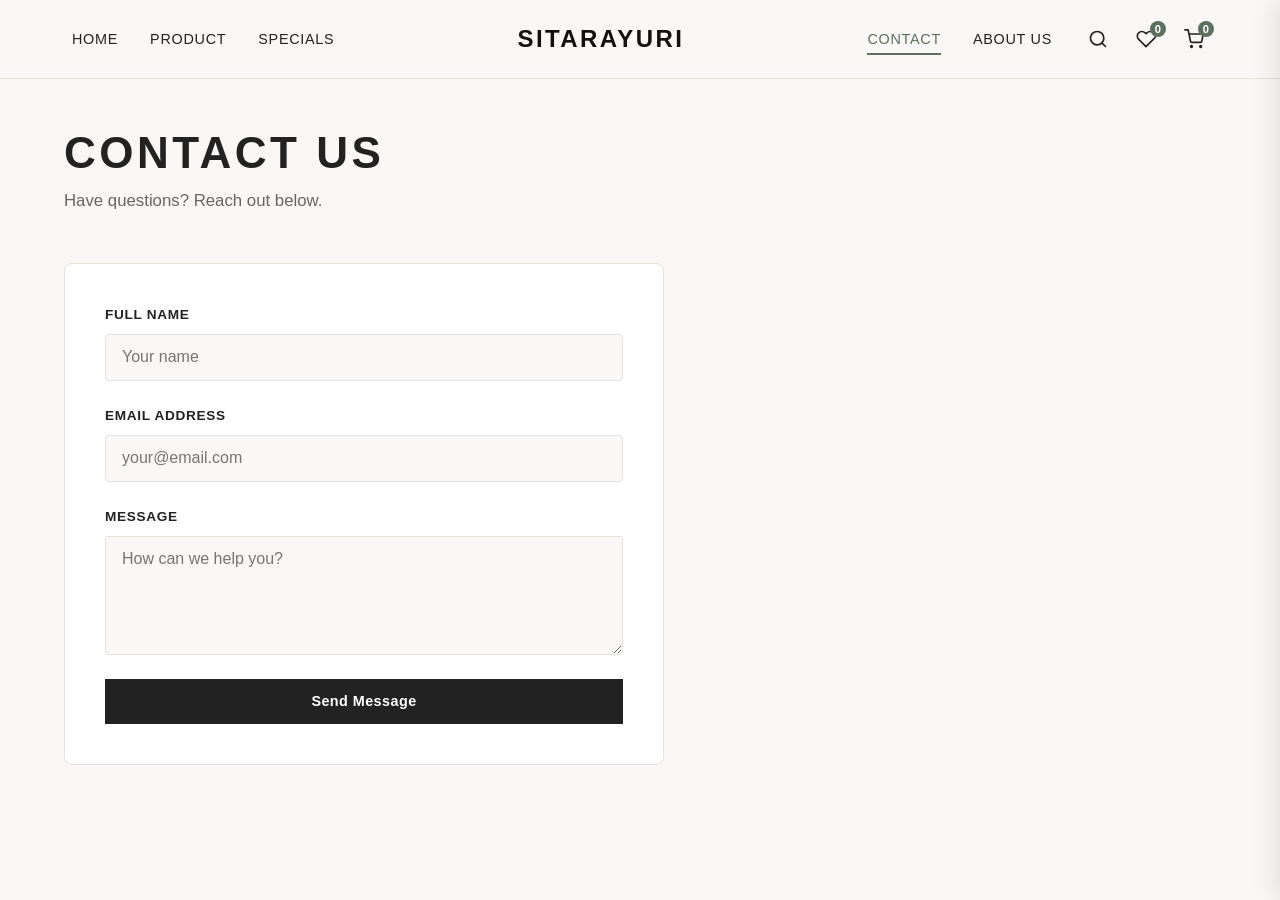
<file: contact.html>
<!DOCTYPE html>
<html lang="en">
<head>
  <meta charset="UTF-8">
  <meta name="viewport" content="width=device-width, initial-scale=1.0">
  <title>Contact Us | Sitarayuri</title>
  <link rel="stylesheet" href="styles/global.css">
  <link rel="stylesheet" href="styles/components.css">
  <link rel="stylesheet" href="styles/pages/contact.css">
</head>
<body>

  <header class="site-header">
    <div class="nav-container">
      <nav class="nav-left">
        <a href="index.html" class="nav-link">Home</a>
        <a href="products.html" class="nav-link">Product</a>
        <a href="specials.html" class="nav-link">Specials</a>
      </nav>

      <div class="nav-brand">
        <a href="index.html" class="logo-text">SITARAYURI</a>
      </div>

      <nav class="nav-right">
        <a href="contact.html" class="nav-link active">Contact</a>
        <a href="about.html" class="nav-link">About Us</a>
        
        <div class="nav-utilities">
          <button id="search-btn" class="icon-btn" aria-label="Search">
            <svg width="20" height="20" viewBox="0 0 24 24" fill="none" stroke="currentColor" stroke-width="2" stroke-linecap="round" stroke-linejoin="round"><circle cx="11" cy="11" r="8"></circle><line x1="21" y1="21" x2="16.65" y2="16.65"></line></svg>
          </button>
          <button id="wishlist-btn" class="icon-btn" aria-label="Wishlist">
            <svg width="20" height="20" viewBox="0 0 24 24" fill="none" stroke="currentColor" stroke-width="2" stroke-linecap="round" stroke-linejoin="round"><path d="M20.84 4.61a5.5 5.5 0 0 0-7.78 0L12 5.67l-1.06-1.06a5.5 5.5 0 0 0-7.78 7.78l1.06 1.06L12 21.23l8.78-8.78 1.06-1.06a5.5 5.5 0 0 0 0-7.78z"></path></svg>
            <span class="badge" id="wishlist-count">0</span>
          </button>
          <button id="cart-btn" class="icon-btn" aria-label="Shopping Cart">
            <svg width="20" height="20" viewBox="0 0 24 24" fill="none" stroke="currentColor" stroke-width="2" stroke-linecap="round" stroke-linejoin="round"><circle cx="9" cy="21" r="1"></circle><circle cx="20" cy="21" r="1"></circle><path d="M1 1h4l2.68 13.39a2 2 0 0 0 2 1.61h9.72a2 2 0 0 0 2-1.61L23 6H6"></path></svg>
            <span class="badge" id="cart-count">0</span>
          </button>
        </div>
      </nav>
    </div>
  </header>

  <main class="contact-page">
    <div class="container">
      <section class="contact-header">
        <h1 class="page-title">CONTACT US</h1>
        <p class="page-subtitle">Have questions? Reach out below.</p>
      </section>

      <div class="contact-form-wrapper">
        <form id="contact-form" class="contact-form">
          <div class="form-group">
            <label for="contact-name">Full Name</label>
            <input type="text" id="contact-name" placeholder="Your name" required>
          </div>
          <div class="form-group">
            <label for="contact-email">Email Address</label>
            <input type="email" id="contact-email" placeholder="your@email.com" required>
          </div>
          <div class="form-group">
            <label for="contact-message">Message</label>
            <textarea id="contact-message" rows="5" placeholder="How can we help you?" required></textarea>
          </div>
          <button type="submit" class="btn-primary">Send Message</button>
        </form>
      </div>
    </div>
  </main>

  <div id="cart-overlay" class="cart-overlay"></div>
  <aside id="cart-drawer" class="cart-drawer">
    <div class="cart-drawer-header">
      <h3>Your Cart</h3>
      <button id="close-cart-btn" class="close-btn">&times;</button>
    </div>
    <div id="cart-drawer-items" class="cart-drawer-body"></div>
    <div class="cart-drawer-footer">
      <div class="cart-subtotal-row">
        <span>Subtotal</span>
        <span id="cart-subtotal">$0.00</span>
      </div>
      <button id="checkout-btn" class="btn-primary full-width">Proceed to Checkout</button>
    </div>
  </aside>

  <script src="js/data.js"></script>
  <script src="js/storage.js"></script>
  <script src="js/cart.js"></script>
  <script src="js/navigation.js"></script>
</body>
</html>
</file>
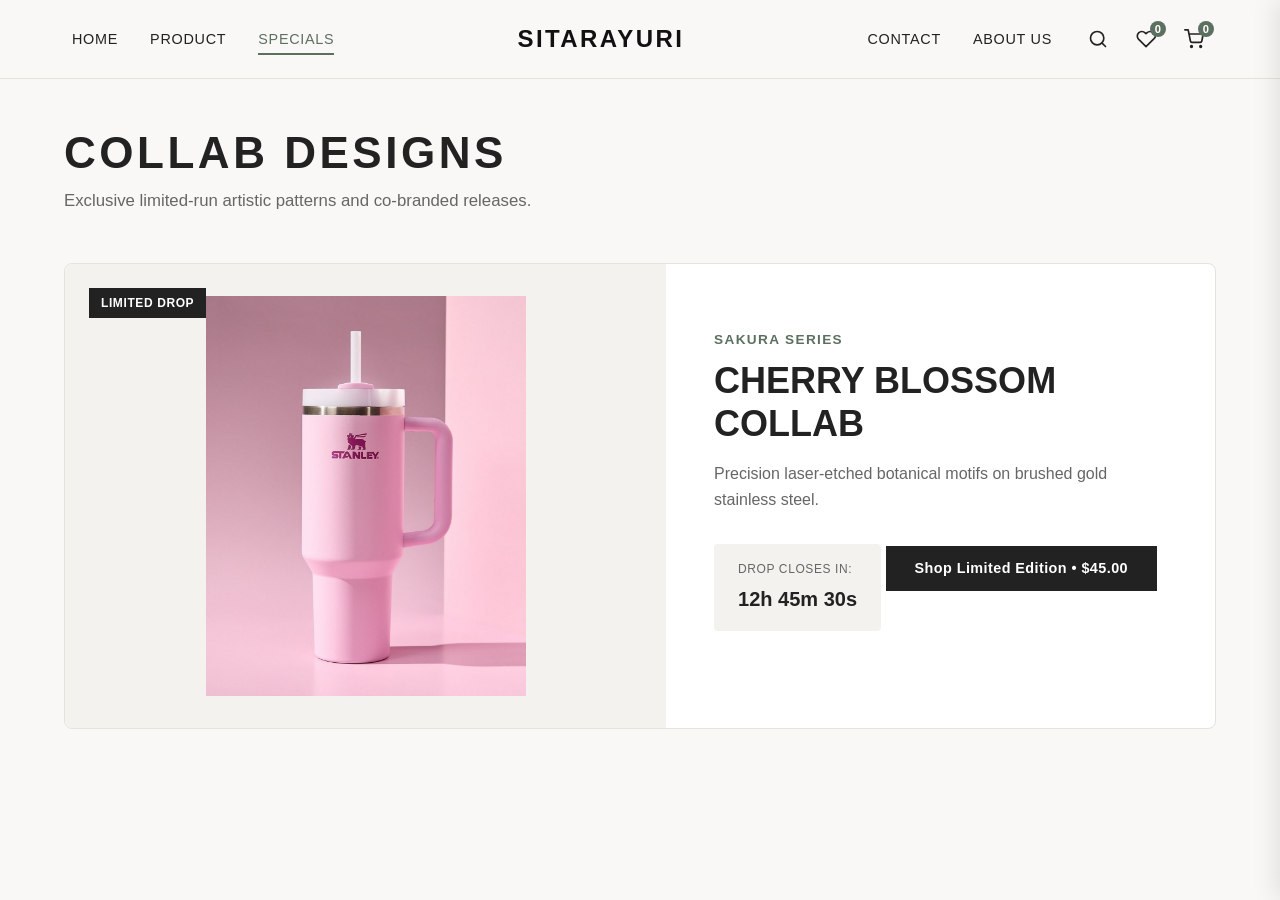
<file: specials.html>
<!DOCTYPE html>
<html lang="en">
<head>
  <meta charset="UTF-8">
  <meta name="viewport" content="width=device-width, initial-scale=1.0">
  <title>Specials & Collabs | Sitarayuri</title>
  <link rel="stylesheet" href="styles/global.css">
  <link rel="stylesheet" href="styles/components.css">
  <link rel="stylesheet" href="styles/pages/specials.css">
</head>
<body>

  <header class="site-header">
    <div class="nav-container">
      <nav class="nav-left">
        <a href="index.html" class="nav-link">Home</a>
        <a href="products.html" class="nav-link">Product</a>
        <a href="specials.html" class="nav-link active">Specials</a>
      </nav>

      <div class="nav-brand">
        <a href="index.html" class="logo-text">SITARAYURI</a>
      </div>

      <nav class="nav-right">
        <a href="contact.html" class="nav-link">Contact</a>
        <a href="about.html" class="nav-link">About Us</a>
        
        <div class="nav-utilities">
          <button id="search-btn" class="icon-btn" aria-label="Search">
            <svg width="20" height="20" viewBox="0 0 24 24" fill="none" stroke="currentColor" stroke-width="2" stroke-linecap="round" stroke-linejoin="round"><circle cx="11" cy="11" r="8"></circle><line x1="21" y1="21" x2="16.65" y2="16.65"></line></svg>
          </button>
          <button id="wishlist-btn" class="icon-btn" aria-label="Wishlist">
            <svg width="20" height="20" viewBox="0 0 24 24" fill="none" stroke="currentColor" stroke-width="2" stroke-linecap="round" stroke-linejoin="round"><path d="M20.84 4.61a5.5 5.5 0 0 0-7.78 0L12 5.67l-1.06-1.06a5.5 5.5 0 0 0-7.78 7.78l1.06 1.06L12 21.23l8.78-8.78 1.06-1.06a5.5 5.5 0 0 0 0-7.78z"></path></svg>
            <span class="badge" id="wishlist-count">0</span>
          </button>
          <button id="cart-btn" class="icon-btn" aria-label="Shopping Cart">
            <svg width="20" height="20" viewBox="0 0 24 24" fill="none" stroke="currentColor" stroke-width="2" stroke-linecap="round" stroke-linejoin="round"><circle cx="9" cy="21" r="1"></circle><circle cx="20" cy="21" r="1"></circle><path d="M1 1h4l2.68 13.39a2 2 0 0 0 2 1.61h9.72a2 2 0 0 0 2-1.61L23 6H6"></path></svg>
            <span class="badge" id="cart-count">0</span>
          </button>
        </div>
      </nav>
    </div>
  </header>

  <main class="specials-page">
    <div class="container">
      <section class="specials-header">
        <h1 class="page-title">COLLAB DESIGNS</h1>
        <p class="page-subtitle">Exclusive limited-run artistic patterns and co-branded releases.</p>
      </section>

      <section class="featured-collab-card">
        <div class="collab-hero-image">
          <img src="assets/images/Cherry.jpg" alt="Cherry Blossom Laser Etched Tumbler">
          <span class="collab-badge">Limited Drop</span>
        </div>
        <div class="collab-hero-content">
          <span class="collab-series-tag">SAKURA SERIES</span>
          <h2>CHERRY BLOSSOM COLLAB</h2>
          <p>Precision laser-etched botanical motifs on brushed gold stainless steel.</p>
          
          <div class="drop-timer" id="drop-timer">
            <span class="timer-label">Drop Closes In:</span>
            <div class="timer-units">
              <span id="timer-hours">12</span>h <span id="timer-minutes">45</span>m <span id="timer-seconds">30</span>s
            </div>
          </div>

          <button class="btn-primary" onclick="addToCart('collab-cherry-blossom', 'gold', 1)">Shop Limited Edition • $45.00</button>
        </div>
      </section>
    </div>
  </main>

  <div id="cart-overlay" class="cart-overlay"></div>
  <aside id="cart-drawer" class="cart-drawer">
    <div class="cart-drawer-header">
      <h3>Your Cart</h3>
      <button id="close-cart-btn" class="close-btn">&times;</button>
    </div>
    <div id="cart-drawer-items" class="cart-drawer-body"></div>
    <div class="cart-drawer-footer">
      <div class="cart-subtotal-row">
        <span>Subtotal</span>
        <span id="cart-subtotal">$0.00</span>
      </div>
      <button id="checkout-btn" class="btn-primary full-width">Proceed to Checkout</button>
    </div>
  </aside>

  <script src="js/data.js"></script>
  <script src="js/storage.js"></script>
  <script src="js/cart.js"></script>
  <script src="js/navigation.js"></script>
</body>
</html>
</file>
<file: styles/global.css>
/* ==========================================================================
   1. Design Tokens & CSS Variables
   ========================================================================== */
:root {
  /* Color Palette */
  --bg-primary: #F9F8F6;
  --bg-secondary: #F4F2EE;
  --bg-white: #FFFFFF;
  --text-primary: #222222;
  --text-muted: #666666;
  --accent-sage: #5C7060;
  --border-color: #E5E2DC;

  /* Typography */
  --font-heading: 'Space Grotesk', -apple-system, BlinkMacSystemFont, sans-serif;
  --font-body: -apple-system, BlinkMacSystemFont, 'Segoe UI', Roboto, Helvetica, Arial, sans-serif;

  /* Spacing & Layout */
  --container-max-width: 1200px;
  --radius-sm: 4px;
  --radius-md: 8px;
}

/* ==========================================================================
   2. Box Resets & Base Element Normalization
   ========================================================================== */
*,
*::before,
*::after {
  box-sizing: border-box;
  margin: 0;
  padding: 0;
}

html {
  font-size: 16px;
  scroll-behavior: smooth;
}

body {
  font-family: var(--font-body);
  background-color: var(--bg-primary);
  color: var(--text-primary);
  line-height: 1.6;
  -webkit-font-smoothing: antialiased;
  -moz-osx-font-smoothing: grayscale;
}

img {
  max-width: 100%;
  height: auto;
  display: block;
}

button, input, select, textarea {
  font-family: inherit;
  font-size: inherit;
}

/* ==========================================================================
   3. Typography & Headings
   ========================================================================== */
h1, h2, h3, h4, h5, h6 {
  font-family: var(--font-heading);
  color: var(--text-primary);
  font-weight: 700;
  line-height: 1.2;
}

.page-title {
  font-size: clamp(2rem, 4vw, 2.75rem);
  letter-spacing: 0.08em;
  text-transform: uppercase;
  margin-bottom: 0.5rem;
}

.page-subtitle {
  color: var(--text-muted);
  font-size: 1.05rem;
  max-width: 600px;
}

/* ==========================================================================
   4. Layout Containers & Utility Classes
   ========================================================================== */
.container {
  width: 100%;
  max-width: var(--container-max-width);
  margin: 0 auto;
  padding: 0 1.5rem;
}

/* Lock background scroll when drawer is active */
body.no-scroll {
  overflow: hidden;
}
</file>
<file: styles/components.css>
/* ==========================================================================
   1. Shared Layout & Header Navigation
   ========================================================================== */
.site-header {
  position: sticky;
  top: 0;
  z-index: 100;
  background-color: var(--bg-primary, #F9F8F6);
  border-bottom: 1px solid var(--border-color, #E5E2DC);
}

.nav-container {
  max-width: 1200px;
  margin: 0 auto;
  padding: 1.25rem 2rem;
  display: flex;
  align-items: center;
  justify-content: space-between;
}

.nav-left,
.nav-right {
  display: flex;
  align-items: center;
  gap: 2rem;
}

.nav-link {
  font-family: var(--font-heading, 'Space Grotesk', sans-serif);
  font-size: 0.9rem;
  font-weight: 500;
  text-transform: uppercase;
  letter-spacing: 0.05em;
  color: var(--text-primary, #222222);
  text-decoration: none;
  position: relative;
  transition: color 0.2s ease;
}

.nav-link:hover,
.nav-link.active {
  color: var(--accent-sage, #5C7060);
}

.nav-link.active::after {
  content: '';
  position: absolute;
  bottom: -4px;
  left: 0;
  width: 100%;
  height: 2px;
  background-color: var(--accent-sage, #5C7060);
}

.logo-text {
  font-family: var(--font-heading, 'Space Grotesk', sans-serif);
  font-size: 1.5rem;
  font-weight: 700;
  letter-spacing: 0.1em;
  color: #111111;
  text-decoration: none;
}

/* ==========================================================================
   2. Utility Icon Buttons & Badge Counters
   ========================================================================== */
.nav-utilities {
  display: flex;
  align-items: center;
  gap: 1.25rem;
}

.icon-btn {
  background: none;
  border: none;
  cursor: pointer;
  padding: 0.25rem;
  position: relative;
  color: var(--text-primary, #222222);
  display: flex;
  align-items: center;
  justify-content: center;
  transition: color 0.2s ease;
}

.icon-btn:hover {
  color: var(--accent-sage, #5C7060);
}

.icon-btn svg {
  stroke: currentColor;
  transition: stroke 0.2s ease;
}

.badge {
  position: absolute;
  top: -4px;
  right: -6px;
  background-color: var(--accent-sage, #5C7060);
  color: #FFFFFF;
  font-size: 0.7rem;
  font-weight: 600;
  width: 16px;
  height: 16px;
  border-radius: 50%;
  display: flex;
  align-items: center;
  justify-content: center;
  line-height: 1;
}

/* ==========================================================================
   3. Base Buttons & Forms
   ========================================================================== */
.btn-primary {
  background-color: var(--text-primary, #222222);
  color: #FFFFFF;
  border: 1px solid var(--text-primary, #222222);
  padding: 0.85rem 1.75rem;
  font-family: var(--font-heading, 'Space Grotesk', sans-serif);
  font-size: 0.9rem;
  font-weight: 600;
  letter-spacing: 0.03em;
  cursor: pointer;
  transition: background-color 0.2s ease, border-color 0.2s ease;
}

.btn-primary:hover {
  background-color: var(--accent-sage, #5C7060);
  border-color: var(--accent-sage, #5C7060);
}

.btn-primary.full-width {
  width: 100%;
}

.btn-secondary {
  background: transparent;
  color: var(--text-primary, #222222);
  border: 1px solid var(--text-primary, #222222);
  padding: 0.65rem 1.25rem;
  font-family: var(--font-heading, 'Space Grotesk', sans-serif);
  font-size: 0.85rem;
  font-weight: 600;
  cursor: pointer;
  transition: all 0.2s ease;
}

.btn-secondary:hover {
  background-color: var(--text-primary, #222222);
  color: #FFFFFF;
}

/* ==========================================================================
   4. Feature Cards Grid Component
   ========================================================================== */
.features-section {
  padding: 4rem 2rem;
  background-color: var(--bg-secondary, #F4F2EE);
}

.feature-grid {
  display: grid;
  grid-template-columns: repeat(auto-fit, minmax(280px, 1fr));
  gap: 2rem;
  max-width: 1200px;
  margin: 0 auto;
}

.feature-card {
  background-color: var(--bg-white, #FFFFFF);
  padding: 2.5rem 2rem;
  border-radius: var(--radius-md, 8px);
  text-align: center;
  border: 1px solid #EAE8E3;
}

.feature-icon {
  margin-bottom: 1.25rem;
  color: var(--accent-sage, #5C7060);
  display: flex;
  justify-content: center;
}

.feature-card h3 {
  font-family: var(--font-heading, 'Space Grotesk', sans-serif);
  font-size: 1.1rem;
  margin-bottom: 0.5rem;
}

.feature-card p {
  color: var(--text-muted, #666666);
  font-size: 0.9rem;
  line-height: 1.5;
}

/* ==========================================================================
   5. Slide-Out Cart Drawer & Backdrop Overlay
   ========================================================================== */
.cart-overlay {
  position: fixed;
  top: 0;
  left: 0;
  width: 100vw;
  height: 100vh;
  background-color: rgba(0, 0, 0, 0.4);
  z-index: 900;
  opacity: 0;
  visibility: hidden;
  transition: opacity 0.3s ease, visibility 0.3s ease;
}

.cart-overlay.is-open {
  opacity: 1;
  visibility: visible;
}

.cart-drawer {
  position: fixed;
  top: 0;
  right: 0;
  width: 100%;
  max-width: 420px;
  height: 100vh;
  background-color: var(--bg-white, #FFFFFF);
  z-index: 1000;
  display: flex;
  flex-direction: column;
  transform: translateX(100%);
  transition: transform 0.35s cubic-bezier(0.16, 1, 0.3, 1);
  box-shadow: -4px 0 24px rgba(0, 0, 0, 0.1);
}

.cart-drawer.is-open {
  transform: translateX(0);
}

.cart-drawer-header {
  padding: 1.5rem 2rem;
  border-bottom: 1px solid #EAE8E3;
  display: flex;
  align-items: center;
  justify-content: space-between;
}

.cart-drawer-header h3 {
  font-family: var(--font-heading, 'Space Grotesk', sans-serif);
  font-size: 1.25rem;
}

.close-btn {
  background: none;
  border: none;
  font-size: 1.75rem;
  cursor: pointer;
  color: var(--text-muted, #666666);
  line-height: 1;
}

.cart-drawer-body {
  flex: 1;
  overflow-y: auto;
  padding: 1.5rem 2rem;
}

.empty-cart-msg {
  color: #888888;
  text-align: center;
  margin-top: 3rem;
}

.cart-drawer-footer {
  padding: 1.5rem 2rem;
  border-top: 1px solid #EAE8E3;
  background-color: var(--bg-primary, #F9F8F6);
}

.cart-subtotal-row {
  display: flex;
  justify-content: space-between;
  font-family: var(--font-heading, 'Space Grotesk', sans-serif);
  font-size: 1.1rem;
  font-weight: 600;
  margin-bottom: 1rem;
}
</file>
<file: styles/pages/contact.css>
/* ==========================================================================
   Contact Page Styles
   ========================================================================== */
.contact-page {
  padding: 3rem 0;
}

.contact-header {
  margin-bottom: 3rem;
}

.contact-form-wrapper {
  max-width: 600px;
  background-color: var(--bg-white, #FFFFFF);
  border: 1px solid var(--border-color, #E5E2DC);
  border-radius: var(--radius-md, 8px);
  padding: 2.5rem;
}

.contact-form {
  display: flex;
  flex-direction: column;
  gap: 1.5rem;
}

.form-group {
  display: flex;
  flex-direction: column;
  gap: 0.5rem;
}

.form-group label {
  font-family: var(--font-heading, 'Space Grotesk', sans-serif);
  font-size: 0.85rem;
  font-weight: 600;
  text-transform: uppercase;
  letter-spacing: 0.05em;
}

.form-group input,
.form-group textarea {
  width: 100%;
  padding: 0.85rem 1rem;
  border: 1px solid var(--border-color, #E5E2DC);
  border-radius: var(--radius-sm, 4px);
  background-color: var(--bg-primary, #F9F8F6);
  outline: none;
  transition: border-color 0.2s ease;
}

.form-group input:focus,
.form-group textarea:focus {
  border-color: var(--accent-sage, #5C7060);
  background-color: var(--bg-white, #FFFFFF);
}
</file>
<file: styles/pages/specials.css>
/* ==========================================================================
   Specials & Collabs Styles
   ========================================================================== */
.specials-page {
  padding: 3rem 0;
}

.specials-header {
  margin-bottom: 3rem;
}

.featured-collab-card {
  display: grid;
  grid-template-columns: 1.2fr 1fr;
  gap: 3rem;
  background-color: var(--bg-white, #FFFFFF);
  border: 1px solid var(--border-color, #E5E2DC);
  border-radius: var(--radius-md, 8px);
  overflow: hidden;
  align-items: center;
}

.collab-hero-image {
  position: relative;
  background-color: var(--bg-secondary, #F4F2EE);
  padding: 2rem;
  display: flex;
  justify-content: center;
}

.collab-hero-image img {
  max-height: 400px;
  object-fit: contain;
}

.collab-badge {
  position: absolute;
  top: 1.5rem;
  left: 1.5rem;
  background-color: var(--text-primary, #222222);
  color: #FFFFFF;
  font-family: var(--font-heading, 'Space Grotesk', sans-serif);
  font-size: 0.75rem;
  font-weight: 600;
  padding: 0.35rem 0.75rem;
  text-transform: uppercase;
  letter-spacing: 0.05em;
}

.collab-hero-content {
  padding: 3rem 3rem 3rem 0;
}

.collab-series-tag {
  font-family: var(--font-heading, 'Space Grotesk', sans-serif);
  font-size: 0.85rem;
  letter-spacing: 0.1em;
  color: var(--accent-sage, #5C7060);
  font-weight: 700;
  display: block;
  margin-bottom: 0.5rem;
}

.collab-hero-content h2 {
  font-size: 2.25rem;
  margin-bottom: 1rem;
}

.collab-hero-content p {
  color: var(--text-muted, #666666);
  margin-bottom: 2rem;
}

.drop-timer {
  background-color: var(--bg-secondary, #F4F2EE);
  padding: 1rem 1.5rem;
  border-radius: var(--radius-sm, 4px);
  display: inline-flex;
  flex-direction: column;
  gap: 0.25rem;
  margin-bottom: 2rem;
}

.timer-label {
  font-size: 0.75rem;
  text-transform: uppercase;
  letter-spacing: 0.05em;
  color: var(--text-muted, #666666);
}

.timer-units {
  font-family: var(--font-heading, 'Space Grotesk', sans-serif);
  font-size: 1.25rem;
  font-weight: 700;
}

@media (max-width: 768px) {
  .featured-collab-card {
    grid-template-columns: 1fr;
  }
  .collab-hero-content {
    padding: 2rem;
  }
}
</file>
